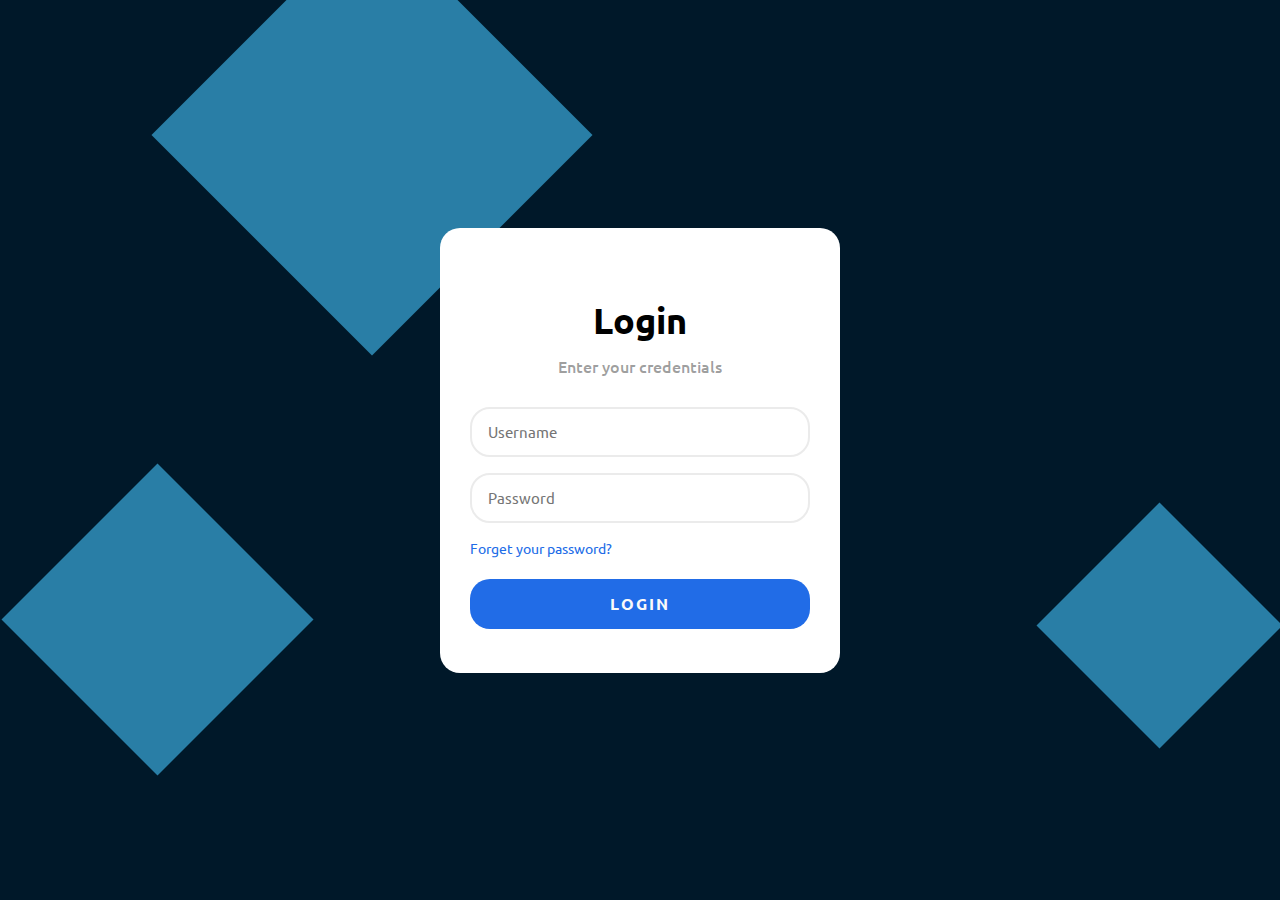
<file: LoginPage/index.html>
<!DOCTYPE html>
<html lang="en">
<head>
    <meta charset="UTF-8">
    <meta name="viewport" content="width=device-width, initial-scale=1.0">
    <title>Login</title>
    <link rel="stylesheet" href="style.css">
</head>
<body>
    <div class="login-card">
        <h2>Login</h2>
        <h3>Enter your credentials</h3>
        <form class="login-form">
            <input type="text" placeholder="Username">
            <input type="password" placeholder="Password">
            <a href="#">Forget your password?</a>
            <button type="submit">LOGIN</button>
        </form>
    </div>
</body>
</html>
</file>
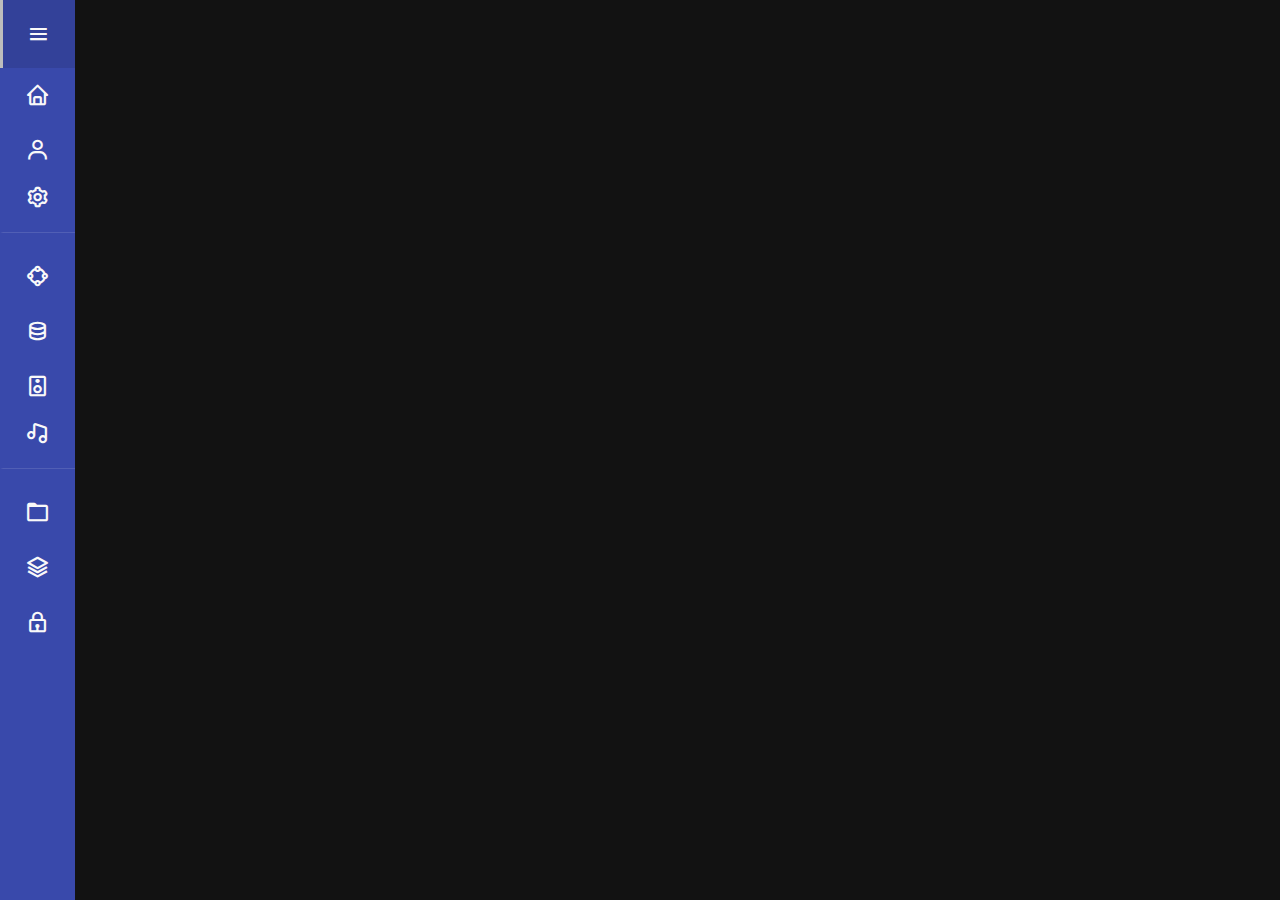
<file: Sidebar/index.html>
<!DOCTYPE html>
<html lang="en">
<head>
    <meta charset="UTF-8">
    <meta name="viewport" content="width=device-width, initial-scale=1.0">
    <title>Sidebar</title>
    <link href='https://unpkg.com/boxicons@2.1.4/css/boxicons.min.css' rel='stylesheet'>
    <link rel="stylesheet" href="style.css">
</head>
<body>
    <nav class="sidebar">
        <div class="sidebar-inner">
            <header class="sidebar-header">
                <button type="button" class="sidebar-burger" onclick="toggleSidebar()">
                    <i class='bx bx-menu'></i>
                </button>
                <img src="logo.png" alt="" class="sidebar-logo">
            </header>
            <nav class="sidebar-menu">
                <button type="button">
                    <i class='bx bx-home' ></i>
                    <span>Home</span>
                </button>
                <button type="button">
                    <i class='bx bx-user' ></i>
                    <span>Accounts</span>
                </button>
                <button type="button" class="has-border">
                    <i class='bx bx-cog' ></i>
                    <span>Settings</span>
                </button>
                <button type="button">
                    <i class='bx bx-shape-circle'></i>
                    <span>Blockchain</span>
                </button>
                <button type="button">
                    <i class='bx bx-data' ></i>
                    <span>Databases</span>
                </button>
                <button type="button">
                    <i class='bx bx-speaker' ></i>
                    <span>AudioVibe</span>
                </button>
                <button type="button" class="has-border">
                    <i class='bx bx-music' ></i>
                    <span>Soundblast</span>
                </button>
                <button type="button">
                    <i class='bx bx-folder' ></i>
                    <span>Folders</span>
                </button>
                <button type="button">
                    <i class='bx bx-layer' ></i>
                    <span>Levels</span>
                </button>
                <button type="button">
                    <i class='bx bx-lock' ></i>
                    <span>Security</span>
                </button>
            </nav>
        </div>
    </nav>
    <script type="text/javascript">
        const toggleSidebar = () => document.body.classList.toggle('open');
    </script>
</body>
</html>
</file>
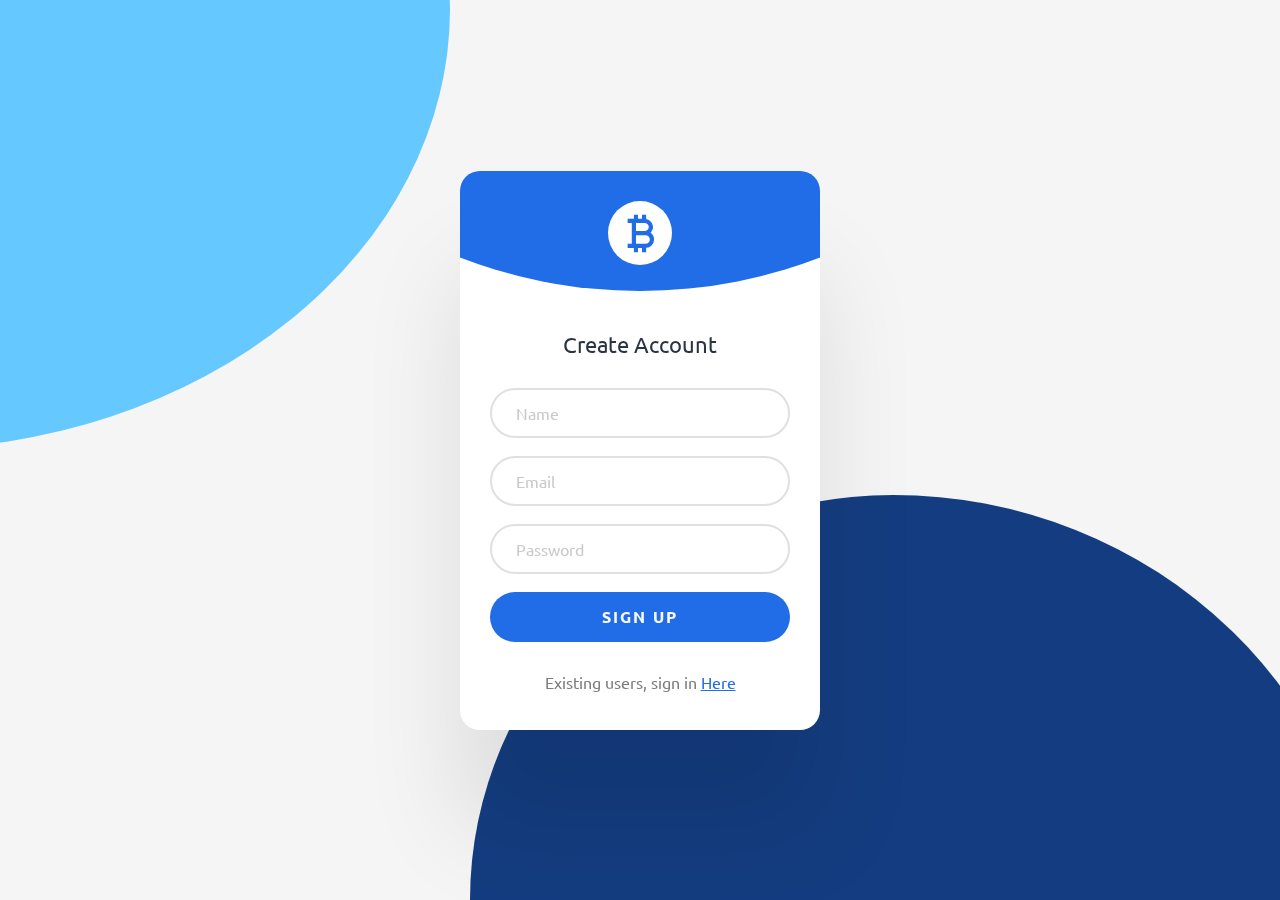
<file: SignupPage/index.html>
<!DOCTYPE html>
<html lang="en">
<head>
    <meta charset="UTF-8">
    <meta name="viewport" content="width=device-width, initial-scale=1.0">
    <link href='https://unpkg.com/boxicons@2.1.4/css/boxicons.min.css' rel='stylesheet'>
    <link rel="stylesheet" href="style.css">
    <title>Signup #1</title>
</head>
<body>
    <div class="circle"></div>
    <div class="card">
        <div class="logo">
            <i class='bx bx-bitcoin'></i>
        </div>
        <h2>Create Account</h2>
        <form class="form">
            <input type="text" placeholder="Name">
            <input type="email" placeholder="Email">
            <input type="password" placeholder="Password">
            <button type="submit">SIGN UP</button>
        </form>
        <footer>
            Existing users, sign in
            <a href="#">Here</a>
        </footer>
    </div>
</body>
</html>
</file>
<file: LoginPage/style.css>
@import url('https://fonts.googleapis.com/css2?family=Ubuntu:ital,wght@0,300;0,400;0,500;0,700;1,300;1,400;1,500;1,700&display=swap');

* {
    box-sizing: border-box;
}

html, body, .wrapper {
    height: 100%;
}

body {
    display: grid;
    place-items: center;
    margin: 0;
    padding: 0 24px;
    background-image: url('background_login.svg');
    background-repeat: no-repeat;
    background-size: cover;
    font-family: 'Ubuntu';
    color: #000;
    animation: rotate 6s infinite alternate linear;
}

.login-card {
    position: relative;
    z-index: 3;
    width: 100%;
    margin: 0 20px;
    padding: 70px 30px 44px;
    border-radius: 1.25rem;
    background: #fff;
    text-align: center;
}

.login-card > h2{
    font-size: 36px;
    font-weight: 600;
    margin: 0 0 12px;
}

.login-card > h3 {
    color: rgba(0, 0, 0, 0.38);
    margin: 0 0 30px;
    font-weight: 500;
    font-size: 1rem;
}

.login-form {
    width: 100%;
    margin: 0;
    display: grid;
    gap: 16px;
}

.login-form > input, .login-form > button {
    width: 100%;
    height: 50px;
}

.login-form > input {
    border: 2px solid #ebebeb;
    font-family: inherit;
    font-size: 15px;
    padding: 0 16px;
    border-radius: 1.25rem;
    transition: all 0.375s;
}

.login-form > input:hover {
    border: 2px solid #10449A;
}

.login-form > button {
    cursor: pointer;
    width: 100%;
    padding: 0 16px;
    border-radius: 1.25rem;
    background: #216ce7;
    color: #f9f9f9;
    border: 0;
    font-family: inherit;
    font-size: 1rem;
    font-weight: 600;
    text-align: center;
    letter-spacing: 2px;
    transition: all 0.375s;
}

.login-form > button:hover {
    background: #10449A;
}

.login-form > a {
    color: #216ce7;
    font-size: 0.9rem;
    text-align: left;
    text-decoration: none;
    margin-bottom: 6px;
    transition: all 0.375s;
}

.login-form > a:hover {
    color: #10449A;
}

@keyframes rotate {
    100% {
        background-position: 15% 50%;
    }
}

@media (width >= 500px) {
    body {
        padding: 0;
    }
    .login-card{
        margin: 0;
        width: 400px;
    }
}
</file>
<file: Sidebar/style.css>
@import url('https://fonts.googleapis.com/css2?family=Ubuntu:ital,wght@0,300;0,400;0,500;0,700;1,300;1,400;1,500;1,700&display=swap');

* {
    box-sizing: border-box;
}

body {
    margin: 0;
    background: #121212;
}

button {
    background: transparent;
    border: 0;
    padding: 0;
    cursor: pointer;
}

.sidebar {
    position: absolute;
    overflow: hidden;
    top: 0;
    left: 0;
    width: 75px;
    height: 100%;
    background: #3949ab;
    transition: all 0.4s;
}

body.open .sidebar {
    width: 240px;
}

.sidebar-inner {
    position: absolute;
    top: 0;
    left: 0;
    width: 300px;
}

.sidebar-header {
    display: flex;
    align-items: center;
    height: 68px;
    padding: 0 1.25rem 0 0;
    background: rgba(0, 0, 0, 0.1);
    border-left: 3px solid transparent;
    transition: all 0.4s;
}

.sidebar-header:hover {
    border-left: 3px solid #bdbdbd;
}

.sidebar-burger {
    width: 70px;
    height: 70px;
    display: grid;
    place-items: center;
}

.sidebar-burger > i, body.open .sidebar-burger > i {
    font-size: 25px;
    color: #f9f9f9;
    transition: all 0.4s;
}

.sidebar-burger:hover > i, body.open .sidebar-burger:hover > i {
    color: #bdbdbd;
}

.sidebar-logo {
    height: 30px;
    opacity: 0;
    transition: all 0.4s;
}

body.open .sidebar-logo{
    opacity: 1;
    transition: all 0.4s;
}

.sidebar-menu{
    display: grid;
}

.sidebar-menu > button {
    display: flex;
    gap: 12px;
    align-items: center;
    height: 55px;
    font-family: "Ubuntu";
    font-size: 16px;
    font-weight: 400;
    letter-spacing: 2px;
    line-height: 1;
    padding: 0 22px;
    border-left: 3px solid transparent;
    transition: all 0.4s;
}

.sidebar-menu > button:hover {
    border-left: 3px solid #f9f9f9
}

.sidebar-menu > button.has-border {
    padding-bottom: 1rem;
    border-bottom: 1px solid rgba(255, 255, 255, 0.12);
    margin-bottom: 1rem;
}

.sidebar-menu > button > i {
    font-size: 25px;
    color: #f9f9f9;
    transition: all 0.4s;
}

.sidebar-menu > button:hover > i, .sidebar-menu > button:hover > span{
    color: #bdbdbd;
}

.sidebar-menu > button > span {
    color: #f9f9f9;
    opacity: 0;
    transition: all 0.4s;
}

body.open .sidebar-menu > button > span{
    opacity: 1;
    transition: all 0.4s;
}
</file>
<file: SignupPage/style.css>
@import url('https://fonts.googleapis.com/css2?family=Ubuntu:ital,wght@0,300;0,400;0,500;0,700;1,300;1,400;1,500;1,700&display=swap');


* {
    box-sizing: border-box;
}

html {
    height: 100%;
}

body {
    height: 100%;
    display: grid;
    place-items: center;
    margin: 0;
    padding: 0 32px;
    background: #f5f5f5;
    font-family: "Ubuntu";
    animation: rotate 6s infinite alternate linear;
}

.circle {
    position: fixed;
    top: -50vmin;
    left: -50vmin;
    width: 100vmin;
    height: 100vmin;
    border-radius: 47% 53% 61% 39% / 45% 51% 49% 55%;
    background: #65c8ff;
}

.circle::after {
    content: "";
    position: inherit;
    right: -10vmin;
    bottom: -55vmin;
    width: inherit;
    height: inherit;
    border-radius: inherit;
    background: #143d81;
}

.card {
    overflow: hidden;
    position: relative;
    z-index: 3;
    width: 100%;
    margin: 0 20px;
    padding: 160px 30px 38px;
    border-radius: 1.25rem;
    background: #fff;
    text-align: center;
    box-shadow: 0 100px 100px rgb(0 0 0 / 10%);
}

.card::before {
    content: "";
    position: absolute;
    background: #216ce7;
    top: -880px;
    left: 50%;
    width: 1000px;
    height: 1000px;
    border-radius: 50%;
    translate: -50% 0;
}

.card .logo {
    position: absolute;
    display: flex;
    align-items: center;
    justify-content: center;   
    border-radius: 50%;
    background-color: #fff;
    height: 64px;
    width: 64px;
    top: 30px;
    left: 50%;
    translate: -50% 0;
}

.card .logo i {
    font-size: 50px;
    color: #216ce7;
    font-weight: 500;
}

.card>h2 {
    font-size: 22px;
    font-weight: 400;
    margin: 0 0 30px;
    color: #2a3444;
}

.form {
    margin: 0 0 30px;
    display: grid;
    gap: 18px;
}

.form>input, .form>button{
    width: 100%;
    height: 50px;
    border-radius: 28px;
}

.form>input {
    border: 2px solid #e0e0e0;
    font-family: inherit;
    font-size: 16px;
    padding: 0 24px;
    color: #11274c;
    transition: all 0.375s;
}

.form>input:hover {
    border: 2px solid #000;
}

.form>input::placeholder {
    color: #cac8c8
}

.form>button {
    cursor: pointer;
    width: 100%;
    height: 50px;
    padding: 0 16px;
    background: #216ce7;
    color: #f9f9f9;
    border: 0;
    font-family: inherit;
    font-size: 1rem;
    font-weight: 600;
    text-align: center;
    letter-spacing: 2px;
    transition: all 0.375s;
}

.form>button:hover {
    color: #fff;
    background: #143d81;
}

.card>footer {
    color: #7c7c7c;
}

.card>footer>a {
    color: #216ce7;
    transition: all 0.375s;
}

.card>footer>a:hover {
    color: #143d81;
}

@media (width >= 500px) {
    body {
        padding: 0
    }

    .card {
        margin: 0;
        width: 360px;
    }
}
</file>
